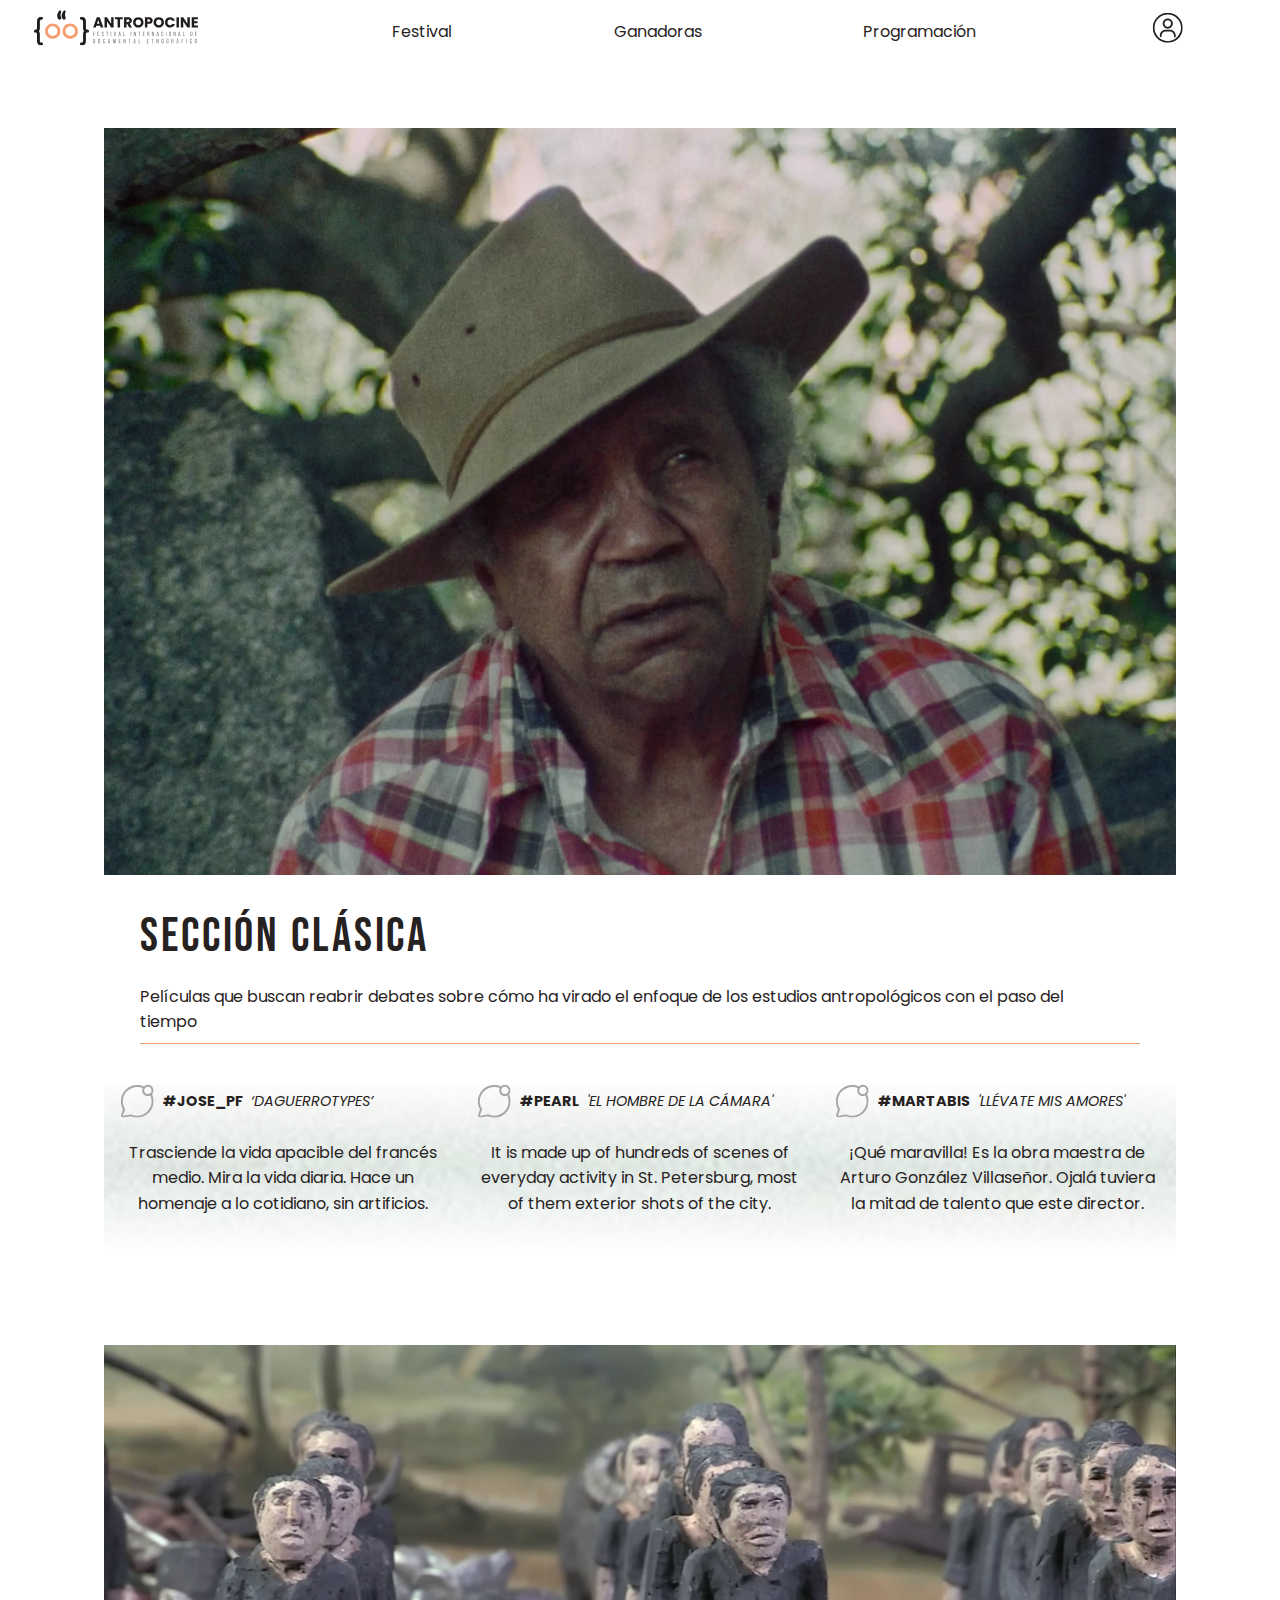
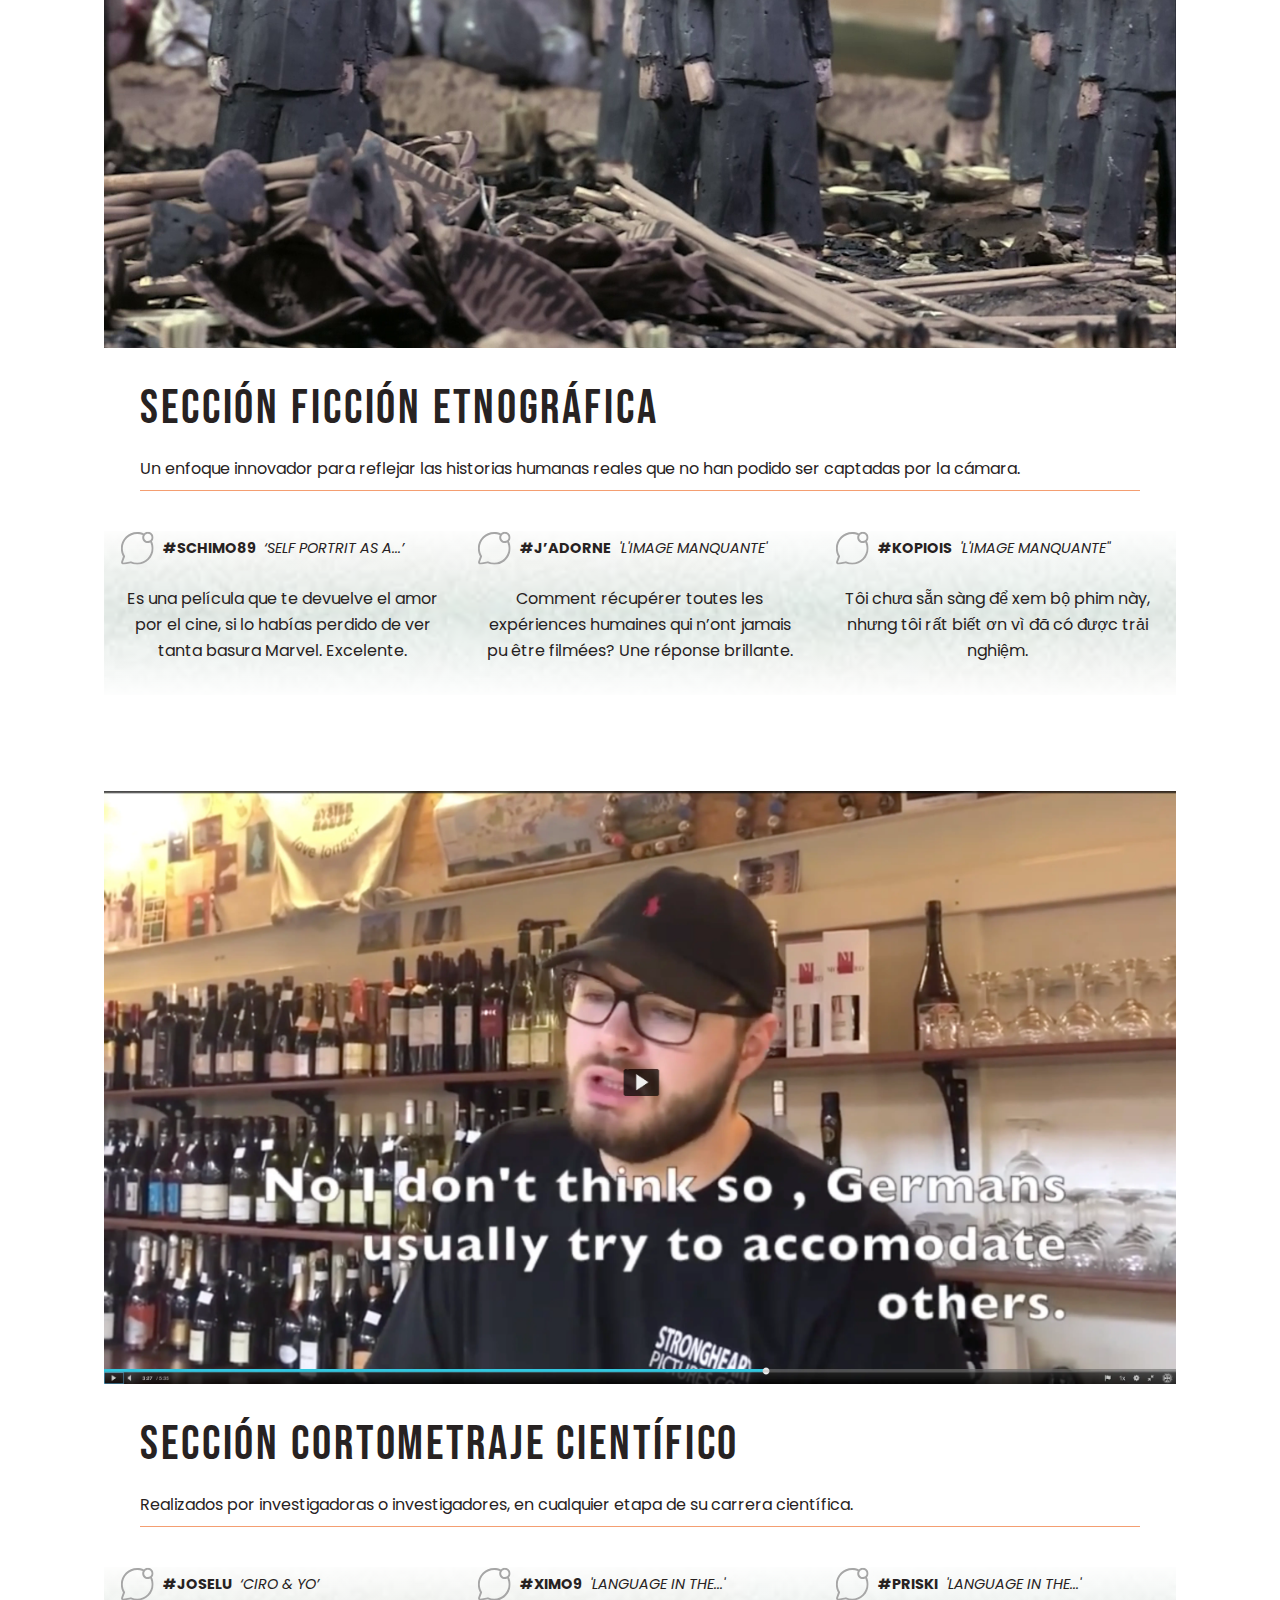
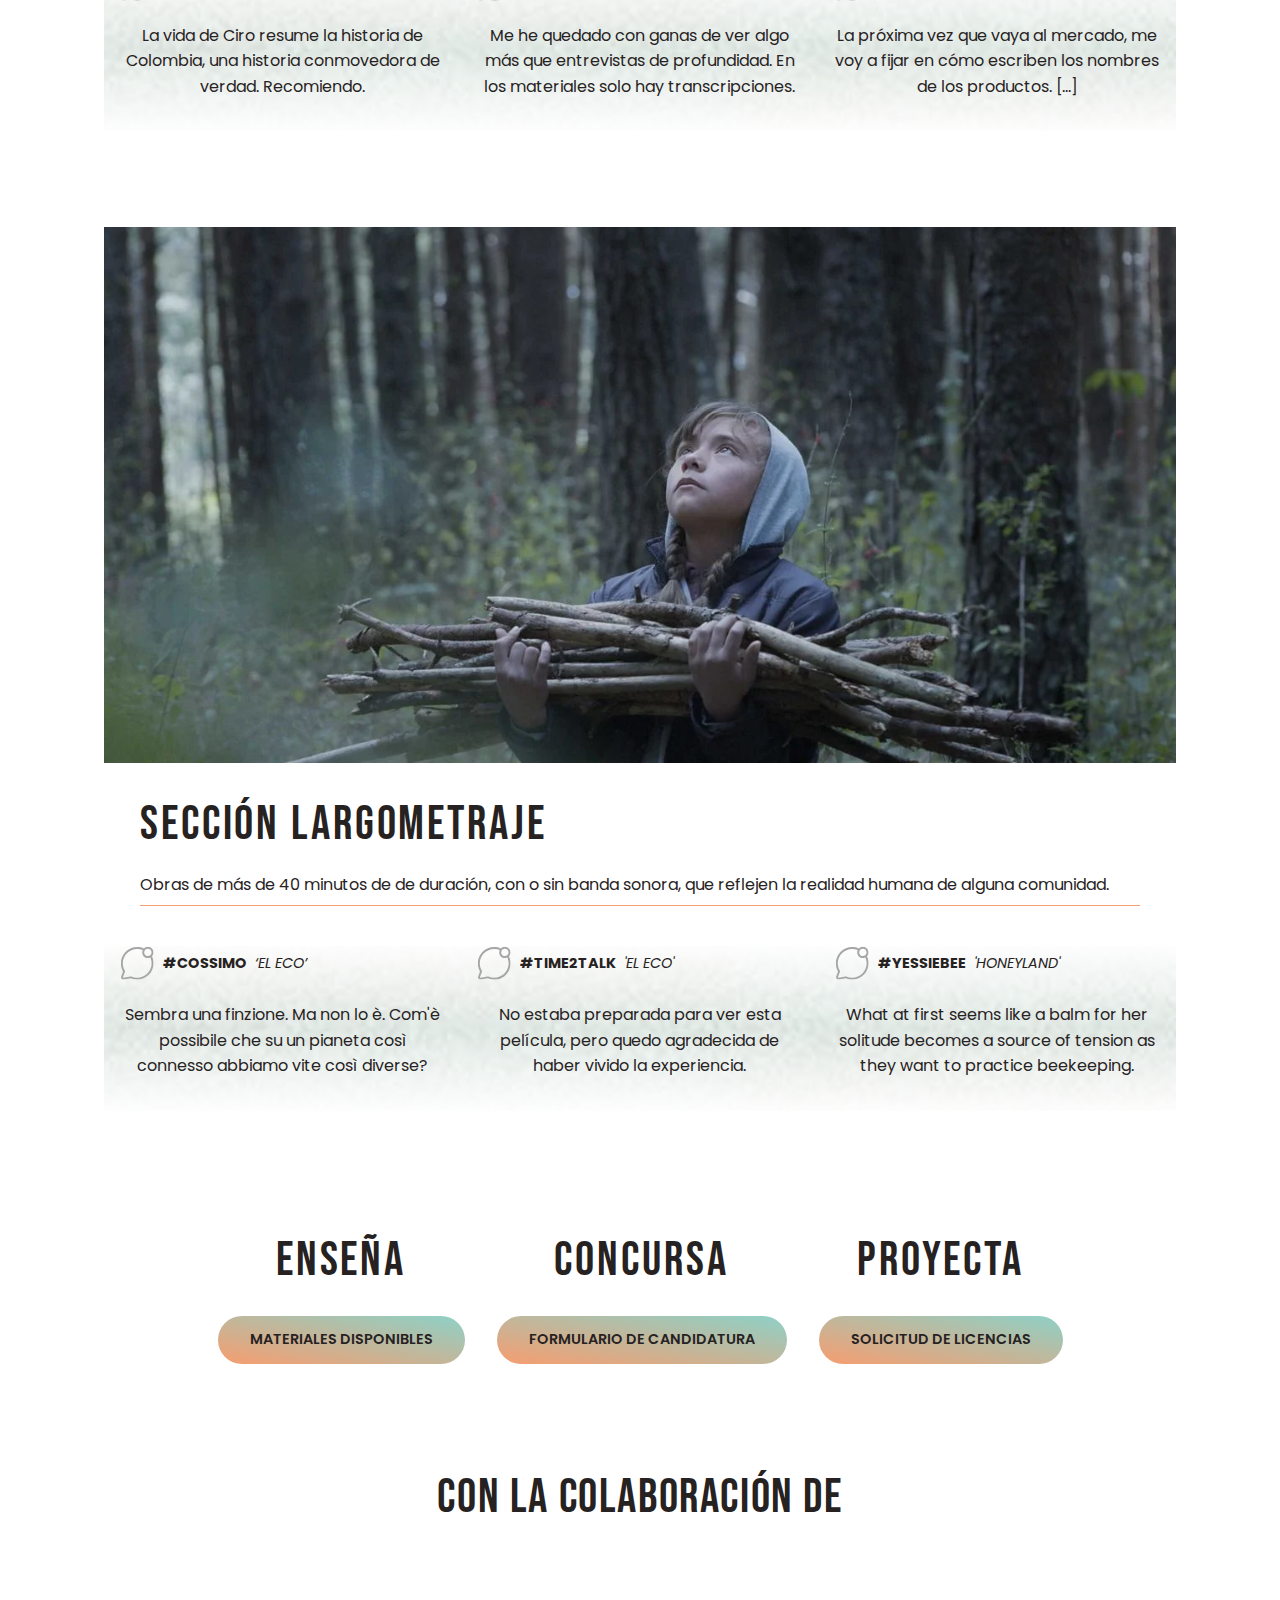
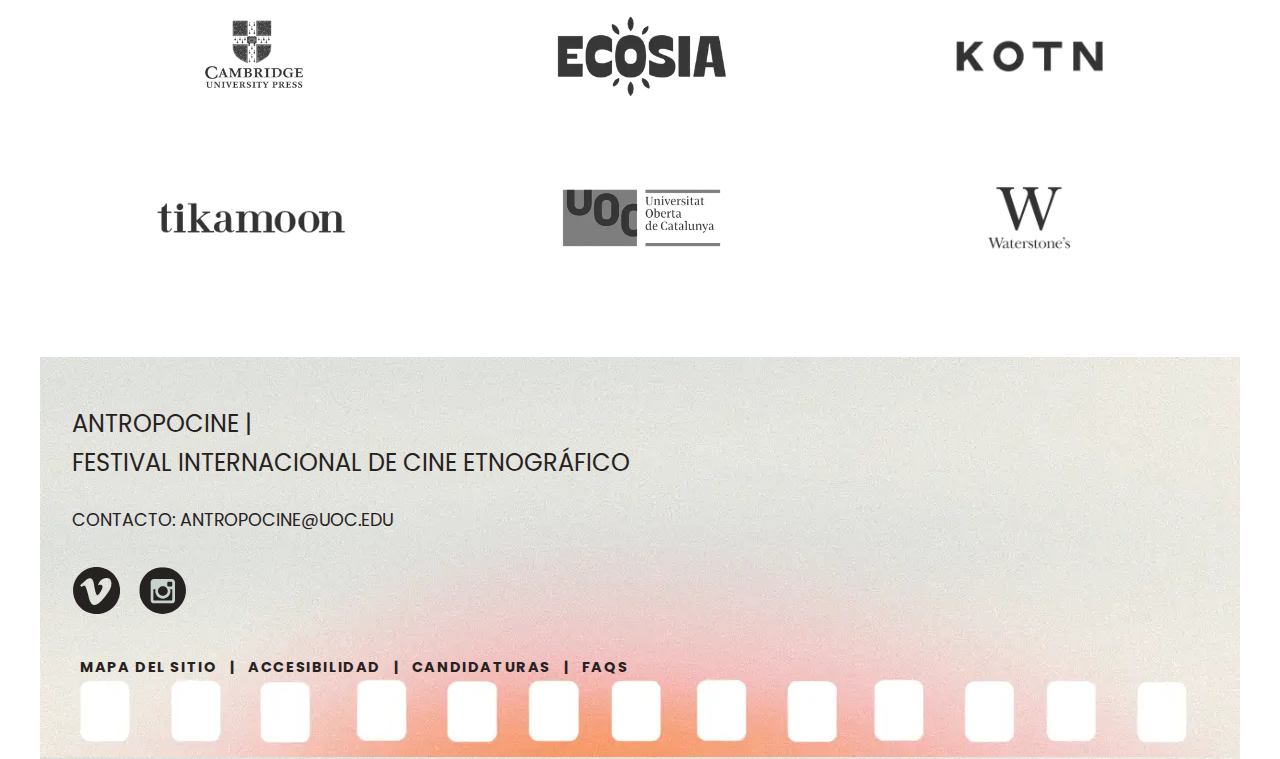
<file: festival.html>
<!DOCTYPE html>
<html lang="es">
<head>
    <meta charset="UTF-8">
    <meta name="viewport" content="width=device-width, initial-scale=1.0">
    <title>Secciones Antropocine</title>
    <!-- Enlace a Google Fonts -->
    <link href="https://fonts.googleapis.com/css2?family=Bebas+Neue&family=Poppins:wght@400;500;600;700&display=swap" rel="stylesheet">
    <!-- Archivo CSS -->
    <link rel="stylesheet" href="css/base.css">
    <link rel="stylesheet" href="css/styles.css">
</head>
<body>
    <div class="container">
        <header class="header-container">
            <!-- Botón del menú -->
            <button id="menu-toggle" aria-haspopup="true" aria-expanded="false" aria-controls="menu">
                <img src="assets/icons/menu.svg" alt="Abrir menú">
            </button>
        
            <!-- Logo -->
            <a href="index.html" class="header-logo">
                <img src="assets/icons/antropocine.svg" alt="Antropocine Logo">
            </a>
        
            <!-- Menú desplegable -->
            <nav id="menu" class="dropdown" aria-hidden="true">
                <ul>
                    <li><a href="festival.html">Festival</a></li>
                    <li><a href="#ganadoras">Ganadoras</a></li>
                    <li><a href="#programacion">Programación</a></li>
                </ul>
            </nav>
        
            <!-- Ícono del usuario -->
            <a id="user-access" href="#useracces" aria-label="Acceso de usuario">
                <img src="assets/icons/user.svg" alt="Acceso de usuario">
            </a>
        </header>

        <main class="container">
            <!-- Sección vídeo destacado-->
            <section id="highlight-fest" class="highlight">
                <div  class="highlight">
                    <a href="#clasica"><img src="assets/images/ganadores/lousylittlesixpence.webp" alt="Lousy Little Sixpence"></a>
                    <div class="highlight-title">
                        <a href="#clasica"><h2>Sección Clásica</h2></a>
                        <p>Películas que buscan reabrir debates
                            sobre cómo ha virado el enfoque de los
                            estudios antropológicos con el paso del
                            tiempo</p>
                    </div>
                    <div class="comment-list" role="list">
                        <div class="comment"  role="listitem" aria-labelledby="comment-jose_pf">
                            <div class="comment-header">
                                <img src="assets/icons/comment_inactive.svg" alt="icono de comentario">
                                <p id="comment-jose_pf" class="hastag">#jose_pf</p>
                                <p class="film">‘Daguerrotypes’</p>
                            </div>
                            <p class="comment-text">Trasciende la vida apacible del francés
                                medio. Mira la vida diaria. Hace un
                                homenaje a lo cotidiano, sin artificios.</p>
                        </div>
                        <div class="comment" role="listitem" aria-labelledby="comment-pearl">
                            <div class="comment-header">
                                <img src="assets/icons/comment_inactive.svg" alt="icono de comentario">
                                <p id="comment-pearl" class="hastag">#pearl</p>
                                <p class="film">'El hombre de la cámara'</p>
                            </div>
                            <p class="comment-text">It is made up of hundreds of scenes of
                                everyday activity in St. Petersburg, most
                                of them exterior shots of the city.</p>
                        </div>
                        <div class="comment" role="listitem" aria-labelledby="comment-martabis">
                            <div class="comment-header">
                                <img src="assets/icons/comment_inactive.svg" alt="icono de comentario">
                                <p id="comment-martabis" class="hastag">#martabis</p>
                                <p class="film">'Llévate mis amores'</p>
                            </div>
                            <p class="comment-text">¡Qué maravilla! Es la obra maestra de
                                Arturo González Villaseñor. Ojalá tuviera
                                la mitad de talento que este director.</p>
                        </div>
                    </div>
                </div>
                <div class="highlight">
                    <a href="#ficcion"><img src="assets/images/ganadores/limage_manquante.webp" alt="L'image manquante"></a>
                    <div class="highlight-title">
                        <a href="#ficcion"><h2>Sección Ficción Etnográfica</h2></a>
                            <p>Un enfoque innovador para reflejar las
                                historias humanas reales que no han
                                podido ser captadas por la cámara.</p>
                    </div>
                    <div class="comment-list" role="list">
                        <div class="comment"  role="listitem" aria-labelledby="comment-schimo89">
                            <div class="comment-header">
                                <img src="assets/icons/comment_inactive.svg" alt="icono de comentario">
                                <p id="comment-schimo89" class="hastag">#schimo89</p>
                                <p class="film">‘Self portrit as a...’</p>
                            </div>
                            <p class="comment-text">Es una película que te devuelve el amor
                                por el cine, si lo habías perdido de ver
                                tanta basura Marvel. Excelente.</p>
                        </div>
                        <div class="comment" role="listitem" aria-labelledby="comment-j’adorne">
                            <div class="comment-header">
                                <img src="assets/icons/comment_inactive.svg" alt="icono de comentario">
                                <p id="comment-j’adorne" class="hastag">#j’adorne</p>
                                <p class="film">'L'image manquante'</p>
                            </div>
                            <p class="comment-text">Comment récupérer toutes les
                                expériences humaines qui n’ont jamais
                                pu être filmées? Une réponse brillante.</p>
                        </div>
                        <div class="comment" role="listitem" aria-labelledby="comment-kopiois">
                            <div class="comment-header">
                                <img src="assets/icons/comment_inactive.svg" alt="icono de comentario">
                                <p id="comment-kopiois" class="hastag">#kopiois</p>
                                <p class="film">'L'image manquante''</p>
                            </div>
                            <p class="comment-text">Tôi chưa sẵn sàng để xem bộ phim này,
                                nhưng tôi rất biết ơn vì đã có được trải
                                nghiệm.</p>
                        </div>
                    </div>
                </div>
                <div class="highlight">
                    <a href="#cientifico"><img src="assets/images/ganadores/language_in_the_market.webp" alt="Language in the market"></a>
                    <div class="highlight-title">
                        <a href="#cientifico"><h2>Sección Cortometraje científico</h2></a>
                            <p>Realizados por investigadoras o
                                investigadores, en cualquier etapa de
                                su carrera científica.</p>
                    </div>
                    <div class="comment-list" role="list">
                        <div class="comment"  role="listitem" aria-labelledby="comment-joselu">
                            <div class="comment-header">
                                <img src="assets/icons/comment_inactive.svg" alt="icono de comentario">
                                <p id="comment-joselu" class="hastag">#joselu</p>
                                <p class="film">‘Ciro & yo’</p>
                            </div>
                            <p class="comment-text">La vida de Ciro resume la historia de
                                Colombia, una historia conmovedora
                                de verdad. Recomiendo.</p>
                        </div>
                        <div class="comment" role="listitem" aria-labelledby="comment-ximo9">
                            <div class="comment-header">
                                <img src="assets/icons/comment_inactive.svg" alt="icono de comentario">
                                <p id="comment-ximo9" class="hastag">#ximo9</p>
                                <p class="film">'Language in the...'</p>
                            </div>
                            <p class="comment-text">Me he quedado con ganas de ver algo
                                más que entrevistas de profundidad. En
                                los materiales solo hay transcripciones.</p>
                        </div>
                        <div class="comment" role="listitem" aria-labelledby="comment-priski">
                            <div class="comment-header">
                                <img src="assets/icons/comment_inactive.svg" alt="icono de comentario">
                                <p id="comment-priski" class="hastag">#priski</p>
                                <p class="film">'Language in the...'</p>
                            </div>
                            <p class="comment-text">La próxima vez que vaya al mercado,
                                me voy a fijar en cómo escriben los
                                nombres de los productos. [...]</p>
                        </div>
                    </div>
                </div>
                <div class="highlight">
                    <a href="#largometraje"><img src="assets/images/ganadores/el_eco.webp" alt="El eco"></a>
                    <div class="highlight-title">
                        <a href="#largometraje"><h2>Sección Largometraje</h2></a>
                            <p>Obras de más de 40 minutos de de
                                duración, con o sin banda sonora, que
                                reflejen la realidad humana de alguna
                                comunidad.</p>
                    </div>
                    <div class="comment-list" role="list">
                        <div class="comment"  role="listitem" aria-labelledby="comment-cossimo">
                            <div class="comment-header">
                                <img src="assets/icons/comment_inactive.svg" alt="icono de comentario">
                                <p id="comment-cossimo" class="hastag">#cossimo</p>
                                <p class="film">‘El eco’</p>
                            </div>
                            <p class="comment-text">Sembra una finzione. Ma non lo è.
                                Com'è possibile che su un pianeta così
                                connesso abbiamo vite così diverse?</p>
                        </div>
                        <div class="comment" role="listitem" aria-labelledby="comment-time2talk">
                            <div class="comment-header">
                                <img src="assets/icons/comment_inactive.svg" alt="icono de comentario">
                                <p id="comment-time2talk" class="hastag">#time2talk</p>
                                <p class="film">'El eco'</p>
                            </div>
                            <p class="comment-text">No estaba preparada para ver esta
                                película, pero quedo agradecida de
                                haber vivido la experiencia.</p>
                        </div>
                        <div class="comment" role="listitem" aria-labelledby="comment-yessiebee">
                            <div class="comment-header">
                                <img src="assets/icons/comment_inactive.svg" alt="icono de comentario">
                                <p id="comment-yessiebee" class="hastag">#yessiebee</p>
                                <p class="film">'Honeyland'</p>
                            </div>
                            <p class="comment-text">What at first seems like a balm for her
                                solitude becomes a source of tension
                                as they want to practice beekeeping.</p>
                        </div>
                    </div>
                </div>
            </section>
            <section class="collaborate">
                <div class="collaborate-item">
                    <h2>Enseña</h2>
                    <a href="#enseña" class="buttons">Materiales disponibles</a>
                </div>
                <div class="collaborate-item">
                    <h2>Concursa</h2>
                    <a href="#concursa" class="buttons">Formulario de candidatura</a>
                </div>
                <div class="collaborate-item">
                    <h2>Proyecta</h2>
                    <a href="#proyecta" class="buttons">Solicitud de licencias</a>
                </div>
            </section>
                <!-- Sección patrocinadores -->
            <section class="partners">
                <h2>Con la colaboración de</h2>
                <a href="#Cambridge"><img src="assets/images/patrocinadores/cambridge.webp" alt="Cambridge"></a>
                <a href="#Ecosia"><img src="assets/images/patrocinadores/ecosia.webp" alt="Ecosia"></a>
                <a href="#Kotn"><img src="assets/images/patrocinadores/kotn.webp" alt="Kotn"></a>
                <a href="#Tikamoon"><img src="assets/images/patrocinadores/tikamoon.webp" alt="Tikamoon"></a>
                <a href="#UOC"><img src="assets/images/patrocinadores/uoc.webp" alt="UOC"></a>
                <a href="#WaterStones"><img src="assets/images/patrocinadores/waterstones.webp" alt="WaterStones"></a>
            </section>
        </main>

        <!-- Footer -->
        <footer class="footer">
            <div class="footer-content">
                <p class="footer-title">ANTROPOCINE |<br>FESTIVAL INTERNACIONAL DE CINE ETNOGRÁFICO</p>
                <p class="footer-contact">CONTACTO: <a href="mailto:#">ANTROPOCINE@UOC.EDU</a></p>
                <div class="social-icons">
                    <a href="#vimeo" aria-label="Ir a Vimeo">
                        <img src="assets/icons/vimeo_black.svg" alt="Vimeo">
                    </a>
                    <a href="#instagram" aria-label="Ir a Instagram">
                        <img src="assets/icons/instagram_black.svg" alt="Instagram">
                    </a>
                </div>
                <nav class="footer-links">
                    <a href="#mapa-sitio">MAPA DEL SITIO</a> |
                    <a href="#accesibilidad">ACCESIBILIDAD</a> |
                    <a href="#candidaturas">CANDIDATURAS</a> |
                    <a href="#faqs">FAQS</a>
                </nav>
            </div>
        </footer>
    </div>

    <!-- Enlace al archivo JavaScript -->
    <script src="js/menu.js"></script>
    <script src="js/slider.js"></script>
</body>
</html>
</file>
<file: css/base.css>
/* base.css */

/* Variables globales de colores */
:root {
    --color-white: #FFFFFF;
    --color-moss-green: #8dd1c7;
    --color-clay-orange: #F49E71;
    --color-watercolor-gray: #575F67;
    --color-raisin-black: #272222;
}

/* Tipografías globales */
body {
    font-family: 'Poppins', sans-serif;
    font-size: 1rem;
    color: var(--color-raisin-black);
    line-height: 1.6;
    margin: 0;
    padding: 0;
    background-color: var(--color-white);
    box-sizing: border-box;
}

h1, h2, h3, h4, h5, h6 {
    font-family: 'Bebas Neue', sans-serif;
    letter-spacing: 0.06em;
    margin: 0;
    text-decoration:none;
}

h1 {
    font-size: 2.3rem;
    font-weight: normal;
    text-transform: uppercase;
}

h2 {
    font-size: 1.8rem;
    font-weight: lighter;
    text-transform: uppercase;
}
h3 {
    font-size: 1.5rem;
    font-weight: lighter;
    text-transform: uppercase;
}
h {
    font-size: 1.2rem;
    font-weight: lighter;
    text-transform: uppercase;
}
p {
    font-size: 1rem;
    margin: 0;
}

blockquote {
    font-size: 24px;
    font-weight: 300;
    color: var(--color-watercolor-gray);
    border-left: 4px solid var(--color-clay-orange);
    padding-left: 1rem;
    margin: 1rem 0;
}

/* Botones */
button {
    background: linear-gradient(to right, var(--color-moss-green), var(--color-clay-orange));
    color: var(--color-white);
    font-family: 'Poppins', sans-serif;
    font-size: 15px;
    border: none;
    padding: 0.5rem 1rem;
    border-radius: 5px;
    cursor: pointer;
    transition: background-color 0.3s ease;
}

button:hover {
    background: linear-gradient(to left, var(--color-clay-orange), var(--color-moss-green));
}

/* Contenedores */
.container {
    max-width: 1200px;
    margin: 0 auto;
}

.card {
    background-color: var(--color-white);
    border: 1px solid var(--color-moss-green);
    border-radius: 8px;
    box-shadow: 0 4px 8px rgba(0, 0, 0, 0.1);
    padding: 1rem;
    margin: 1rem 0;
    transition: transform 0.3s ease;
}

.card:hover {
    transform: scale(1.02);
}

/* Media Queries */
@media (min-width: 680px) {
    h1 {
        font-size: 4rem;
    }

    h2 {
        font-size: 3rem;
    }
    h3{
        font-size: 2rem;
    }
    h4{
        font-size: 1.5rem;
    }

    p {
        font-size: 1rem;
    }

    .container {
        padding: 0.5rem;
    }
}
</file>
<file: css/styles.css>
* {
    margin: 0 ;
    padding: 0;
    box-sizing: border-box;
    max-width: 1280px;

}
a {
    text-decoration: none;
}
/* CONTENEDOR PRINCIPAL */
.container {
    max-width: 1200px; /* Ancho máximo */
    margin: 0 auto; /* Centrar en pantalla */
    padding: 0; /* Espaciado interno */
    margin-top: 4rem;
}
/* HEADER CONTAINER */
.header-container {
    position: fixed; /* Siempre visible */
    width: 100%; /* Ocupa todo el ancho */
    max-width: 1200px;
    margin: 0 auto;
    height: 4rem; /* Altura fija */
    top: 0;
    left: 0;
    display: flex; /* Flex para distribuir los elementos */
    justify-content: space-between; /* Espacio entre los elementos */
    align-items: center; /* Centrado vertical */
    padding: 0 1rem; /* Espaciado interno horizontal */
    background-color: var(--color-white); /* Fondo blanco */
    z-index: 1000; /* Encima de otros elementos */
}

/* HEADER - BOTONES Y LOGO */
.header-container > div {
    display: flex; /* Flexbox para organizar los elementos */
    align-items: center; /* Centrado vertical */
    justify-content: space-between; /* Espaciado uniforme */
    width: 100%; /* Ocupa todo el ancho disponible */
    gap: 1rem;
}

/* BOTÓN DEL MENÚ Y DE USUARIO */
#menu-toggle, #user-access {
    background: none; /* Sin fondo */
    border: none; /* Sin bordes */
    padding: 0; /* Sin relleno extra */
    cursor: pointer; /* Cursor interactivo */
    flex-shrink: 0; /* Evita que los íconos se reduzcan */
}

#menu-toggle img, #user-access img {
    width: 32px; /* Tamaño del ícono */
    height: 32px;
    transition: transform 0.3s ease;
}

#menu-toggle img:hover {
    content: url('../assets/icons/menu_hover.svg');/*cambio de icono al pasar por encima*/
}
#user-access img:hover{
    content: url('../assets/icons/user_hover.svg');/*cambio de icono al pasar por encima*/
}
/* LOGO */
.header-container img {
    width: auto; /* Escala según el contenido */
    max-height: 3rem; /* Limitar altura */
    object-fit: contain; /* Escala proporcional */
    flex-grow: 1; /* El logo ocupa el espacio central sobrante */
}

/* MENÚ NAV (OCULTO POR DEFECTO) */
nav.dropdown {
    display: none; /* Ocultar inicialmente */
    position: absolute; /* Relativo al header */
    top: 0; /* Comienza en la parte superior */
    left: 0; /* Alineado a la izquierda */
    transform: translateY(-100%); /* Oculto hacia arriba */
    width: 50%; /* Menú ocupará la mitad del ancho */
    background-color: rgba(255,255,255,0.9); /* Fondo blanco semitransparente */
    z-index: 2000;/*Asegura que el menú esté encima de todo*/
    transition: transform 0.3s ease, opacity 0.3s ease; /* Transiciones suaves */
    opacity: 0; /* Inicialmente invisible */
}

/* MENÚ ACTIVO */
nav.dropdown.active {
    display: block; /* Mostrar el menú */
    transform: translateY(0); /* Deslizar hacia abajo */
    opacity: 1; /* Hacer visible */
}

/* Contenido del menú */
nav.dropdown ul {
    list-style: none; /* Sin viñetas */
    margin: 0; /*Sin margen*/
    padding: 1rem; /* Espaciado interno */
}

nav.dropdown ul li {
    padding: 0.5rem 0;
}

nav.dropdown ul li:last-child {
    border-bottom: none; /* Sin borde para el último */
}

nav.dropdown ul li a {
    font-size: 1rem; /* Tamaño del texto */
    color: var(--color-raisin-black); /* Color del enlace */
    text-decoration: none; /* Sin subrayado */
    display: block; /* El enlace ocupa todo el ancho */
}

nav.dropdown ul li a:hover {
    color: var(--color-clay-orange); /* Cambia el color al hover */
}

/* SECCIÓN DESTACADA */
.highlight {
    position: relative;
    overflow: hidden;
}

.highlight img{
    width: 100%;
    height: auto;
    margin-left: 0;
}
/* VÍDEO */
.banner-video {
    width: 100%;
    height: auto;
    object-fit: cover;
}

/* CONTENEDOR DEL TÍTULO Y TEXTO */
.highlight-title {
    display: flex; /* Flex para organizar el contenido */
    flex-direction: column; /* Título encima, texto con ícono debajo */
    align-items: flex-start; /* Todo alineado al borde izquierdo */
    width: 100%; /* Asegura que ocupa el ancho completo */
    padding-left: 1rem; /* Elimina el padding existente */
    /*margin-left: 1rem;*/
}
.highlight-title p,
.highlight-title h2{
    margin-right: 1.8rem;
    margin-bottom: 0.5rem;
    color: var(--color-raisin-black);
}
/*Afecta únicamente a la web festival*/

#highlight-fest > .highlight > .highlight-title{
    border-bottom: 1px solid var(--color-clay-orange);
    margin-bottom: 1.5rem;
}
#highlight-fest > .highlight > .comment-list{
    padding-left: 1rem;
    padding-right: 1rem;
    margin-bottom: 1rem;
    background: linear-gradient(
            rgba(255, 255, 255, 0.95),
            rgba(255,255,255, 0.3),
            rgba(255, 255, 255, 0.95)
        ),
        url('../assets/images/fondos/degradado_lineas.webp') center / cover repeat;
        background-size: 200%;
    background-position-x: 10%;
}
/* TEXTO CON ICONO */
.text-with-icon {
    display: flex; /* Flex para organizar el contenido */
    align-items: center; /* Centrar verticalmente el ícono y texto */
    justify-content: flex-start; /* Justificar elementos al inicio (izquierda) */
    gap: 0.5rem; /* Espaciado entre ícono y texto */
    margin-left: 0; /* Asegura que no haya margen adicional */
    padding-left: 0; /* Quita cualquier padding extra */
}

/* ICONO DEL PREMIO */
.text-with-icon .text-icon {
    width: 32px; /* Tamaño del icono */
    height: 32px;
    flex-shrink: 0; /* Evita que el icono se reduzca */
}

/* TÍTULO DEL VÍDEO */
.video-title {

    line-height: 1.5; /* Espaciado entre líneas */
}

.video-title p {
    margin: 0; /* Elimina márgenes extra */
    text-align: left; /* Asegura alineación a la izquierda */
}

/* SECCIÓN CATEGORÍAS */
.other-categories {
    display: flex; /* Alinea los elementos en fila */
    flex-direction: column; /* Alineación vertical en pantallas pequeñas */
    gap: 2rem; /* Espaciado entre categorías */
    align-items: flex-start; /* Centra el contenido */
    padding: 0.5rem 1rem; /* Espaciado interno */
}

/* CATEGORÍA INDIVIDUAL */
.other-categories > div {
    display: flex; /* Alinea la imagen y el texto en fila */
    align-items: center; /* Centrado vertical */
    gap: 1.5rem; /* Espaciado entre la imagen y el texto */
    max-width: 800px; /* Limita el ancho máximo */
    text-align: left; /* Alineación del texto */
}

/* IMAGEN REDONDA */
.round-image {
    width: 80px; /* Tamaño de la imagen */
    height: 80px;
    border-radius: 50%; /* Hace la imagen circular */
    object-fit: cover; /* Ajusta el contenido de la imagen */
    
}

/* TITULO DE LA CATEGORÍA */
.category-title h2 {
    color: var(--color-raisin-black);
    font-size: 1.6rem; 
    margin: 0; /* Elimina márgenes extra */
    letter-spacing: 0.05em; /* Ajuste de espaciado entre letras */
}

/* DESCRIPCIÓN DE LA CATEGORÍA */
.category-title p {
    color: var(--color-watercolor-gray); 
    margin: 0; /* Elimina márgenes extra */
    line-height: 1.4; /* Espaciado entre líneas */
}

/* SECCIÓN GANADORES */
.winners-section {
    display: flex;
    flex-direction: column;
    gap: 1rem; /* Espaciado entre el título y el grid */
}
.winners-section h2{
    text-align: center;
    color: var(--color-raisin-black);
    margin-top:1rem;
}
.winners {
    display: flex; /* Alinea los elementos en fila */
    flex-direction: column; /* Columnas en pantallas pequeñas */
    gap: 1.5rem; /* Espaciado entre los elementos */
    padding: 2rem 1rem; /* Espaciado interno */
    padding-top: 0;
    align-items: center; /* Centra el contenido */
    background: linear-gradient(
            rgba(255, 255, 255, 0.95),
            rgba(255,255,255, 0.3),
            rgba(255, 255, 255, 0.95)
        ),
        url('../assets/images/fondos/degradado_lineas.webp') center / cover repeat;
    background-size: 200%;
    background-position-x: 10%;
}
    
/* DETALLE INDIVIDUAL DEL GANADOR */
.winner-detail {
    display: flex; /* Alinea imagen y texto en fila */
    flex-direction: column; /* Vertical para pantallas pequeñas */
    gap: 1rem; /* Espaciado entre imagen y texto */
    align-items: flex-start; /* Centra el contenido */
    max-width: 600px; /* Ancho máximo */
    text-align: left; /* Centra el texto */
}

.image-with-icon{
    display:flex;
    flex-direction: row;/*Coloca el icono al lado de la imagen*/
    align-items: center;/*Centra el icono y la imagen*/
}


/* IMAGEN REDONDEADA */
.rounded-image {
    width: 80%;
    max-width: 300px; /* Tamaño máximo de la imagen */
    border-radius:70px; /* Esquinas redondeadas */
    object-fit: cover; /* Ajusta el contenido de la imagen */
}
/* CONTENEDOR DEL TÍTULO Y LOS AUTORES */
.film-title {
    display: flex; /* Activa Flexbox */
    justify-content: space-between; /* Título a la izquierda, autores a la derecha */
    align-items:center; /* Alinea los textos por su línea base */
    flex-wrap: wrap; /* Permite que los elementos se ajusten si no hay espacio */
    gap: 1rem; /* Espaciado entre los elementos si se ajustan */
    width: 100%; /* Asegura que ocupen el ancho completo */
    justify-self: start;
}
/* TÍTULO DE LA PELÍCULA */
.film-title .title {
    font-weight: lighter;
    color: var(--color-raisin-black); /* Color del título */
    margin: 0; /* Elimina márgenes extra */
    text-align: right; /* Alineación a la izquierda */
    flex: 1; /* Ocupa el espacio necesario */
}

/* AUTORES */
.film-title .authors {
    color: var(--color-watercolor-gray); /* Color de los autores */
    font-weight: 700; /* Negrita */
    margin: 0; /* Elimina márgenes extra */
    text-align: left; /* Alineación a la derecha */
    flex: 1; /* Ocupa el espacio necesario */
    font-size:1.2rem;/*Reducción del tamaño*/
}

/* DESCRIPCIÓN */
.winner-detail .film-title p {
    color: var(--color-watercolor-gray); /* Color gris */
    line-height: 1.6; /* Espaciado entre líneas */
    margin: 0;
    
}

/*SECCIÓN SLIDER*/
.image-slider h2{
    text-align: center;
    color: var(--color-raisin-black);
}
/* CONTENEDOR SLIDER PRINCIPAL */
.image-slider {
    position: relative;
    max-width: 100%;
    overflow: hidden;
}

/* CONTENEDOR DE SLIDES */
.slider-container {
    display: flex;
    transition: transform 0.5s ease-in-out; /* Animación suave */
}

/* SLIDE INDIVIDUAL */
.slide {
    min-width: 100%; /* Cada slide ocupa todo el ancho */
    opacity: 0; /* Invisible por defecto */
    transition: opacity 0.5s ease-in-out; /* Transición suave */
    position: absolute; /* Superpone los slides */
    top: 0;
    left: 0;
}

.slide.active {
    opacity: 1; /* Sólo el slide activo es visible */
    position: relative;
}

/* IMÁGENES */
.slide img {
    width: 100%;
    height: auto;
    display: block;
}

/* CONTROLES */
button.prev, button.next {
    position: absolute;
    top: 50%;
    transform: translateY(-50%);
    width: 50%; /*Área clicable cubre la mitad del slider */
    height: 100%;
    background: none; /* Sin fondo */
    border: none; /* Sin bordes */
    cursor: pointer;
    z-index: 100;
    opacity: 0; /* Completamente invisible */
}

button.prev {
    left: 10px;
}

button.next {
    right: 10px;
}

button.prev:hover, button.next:hover {
    opacity: 0.4; /* Ligera visibilidad al pasar el ratón */
}
/* CONTENEDOR DEL TÍTULO DENTRO DEL SLIDE */
.slide-title {
    position: absolute; /* Posiciona el título relativo al slide */
    bottom: 0; /* Posición desde el borde inferior */
    right: 0; /* Posición desde el borde derecho */
    padding: 0rem 1rem; /* Espaciado interno */
    color: var(--color-raisin-black);
    background-color: rgba(255, 255, 255, 0.8);
    z-index: 10; /* Asegura que esté sobre la imagen */
}

/* SECCIÓN FILM COLLECTIONS */
.film-collections {
    display: flex;
    flex-direction: column; /* Elementos apilados verticalmente */
    text-align: center; /* Centrar el texto */
    padding: 1.5rem 1rem; /* Espaciado interno */
    gap: 1.5rem; /* Espaciado entre título y colecciones */
}

.film-collections h2 {
    color: var(--color-raisin-black); /* Color del texto */
    text-transform: uppercase; /* Texto en mayúsculas */
    letter-spacing: 1px; /* Espaciado entre letras */
    margin: 0 auto; /* Centra el título */
}
/*Grid de las colecciones*/
.collections-grid {
    display: flex;
    flex-direction: column; /* Elementos en una sola columna */
    gap: 1.5rem; /* Espaciado entre las colecciones */
}
/* CONTENEDOR DE CADA COLECCIÓN */
.collection {
    position: relative; /* Para el contenido superpuesto */
    margin: 0 auto; /* Centrar los contenedores */
    max-width: 400px; /* Limita el ancho de las colecciones */
    border-radius: 0 0 70px 70px; /* Bordes redondeados en la parte inferior */
    overflow: hidden; /* Recorta el contenido excedente */
    background: url('../assets/images/fondos/degradado2.webp') no-repeat center;
    background-size: cover; /* Escala el fondo para cubrir el contenedor */
}

.collection:nth-child(odd) {
    background: url('../assets/images/fondos/degradado_1.webp') no-repeat center;
    background-size: cover; /* Fondo diferente para elementos impares */
}
/* IMAGEN */
.collection img {
    display: block;
    width: 100%; /* Imagen ocupa el ancho completo */
    height: auto; /* Mantiene la proporción */
}

/* TÍTULO SOBRE IMAGEN */
.collection h3 {
    position: absolute;
    top: 10px; /* Posición desde la parte superior */
    left: 15px; /* Posición desde la izquierda */
    color: var(--color-raisin-black); 
    padding: 0.3rem 0.5rem; /* Espaciado interno */
    background-color:rgba(255, 255, 255, 0.8);/*Fondo blanco semitransparente*/
    border-radius: 5px; /* Bordes redondeados */
    text-transform: uppercase;

}

/* TÍTULO DE COLECCIÓN */
.collection h4 {
    font-size: 1.5rem;/*tamaño más grande*/
    font-weight:bold;
    color: var(--color-raisin-black); /* Texto negro */
    margin: 1rem 0 0.5rem; /* Espaciado superior e inferior */
}

/* TEXTO DESCRIPTIVO */
.collection p {
    text-align: center;
    font-weight: 400; /* Regular */
    color: var(--color-raisin-black); /* Texto negro */
    padding: 0 3rem 1rem; /* Espaciado interno */
}

/*SECCIÓN ÚLTIMOS COMENTARIOS*/
.comments {
    width:100%;
    max-width: 1200px; /* Ancho máximo de la sección */
    margin: 2rem auto; /* Centrado horizontal */
    padding: 2rem 0.5rem; /* Espaciado interno */
    background: linear-gradient(
            rgba(255, 255, 255, 0.95),
            rgba(255,255,255, 0.3),
            rgba(255, 255, 255, 0.95)
        ),
        url('../assets/images/fondos/degradado_lineas.webp') center / cover repeat;
    background-size: 230%;
    background-position-x: -90%;
}

.comments h2 {
    text-align: center; /* Centra el texto del encabezado */
    text-transform: uppercase;
    color: var(--color-raisin-black); /* Color negro */
    margin-bottom: 1.5rem; /* Espaciado inferior */
    letter-spacing: 0.1rem; /* Espaciado entre letras */
}

/* Lista de comentarios */
.comment-list {
    display: grid;
    grid-template-columns: 1fr; /* Una columna */
    gap: 2rem;
}
/* Cada comentario */
.comment {
    display: flex;
    flex-direction: column;
    max-width: 100%; /* Ocupa el ancho completo */
}
.comment-header {
    display: flex; /* Alinea los elementos en una fila */
    justify-content: center; /* Centra el contenido */
    align-items: center; /* Centra verticalmente */
    gap: 0.5rem; /* Espaciado entre los elementos */
    margin-bottom: 0.8rem; /* Espaciado inferior */
}
.comment-header p{
    font-size: 0.9rem;
}
.comment-header img {
    width: 35px; /* Tamaño del ícono */
    height: 35px;
    margin-bottom: 0.5rem; /* Espaciado inferior */
}
.comment .hastag {
    font-weight: bold; /* Negrita */
    text-transform: uppercase;
    color: var(--color-raisin-black); 
    margin-bottom: 0.5rem; /* Espaciado inferior */
}

.comment .film {
    font-weight: 400;
    font-style: italic;
    text-transform: uppercase;
    color: var(--color-raisin-black);
    margin-bottom: 0.5rem; /* Espaciado inferior */
}

.comment .comment-text {
    font-weight: 400;
    color: var(--color-raisin-black);
    line-height: 1.6; /* Mejora la legibilidad */
    text-align: center; /* Centra el texto */
}


/*SECCIÓN PATROCINADORES*/
.partners {
    display: grid;
    grid-template-columns: 1fr; /* Una columna en móvil */
    gap: 1rem; /* Espaciado entre elementos */
    justify-content: center;
    align-items: center;
    max-width: 1200px; /* Ancho máximo */
    margin: 2rem auto; /* Centrado horizontal */
    padding: 2rem; /* Espaciado interno */
}
.partners h2 {
    text-align: center;
    text-transform: uppercase;
    color: var(--color-raisin-black); /* Color negro */
    margin-bottom: 2rem; /* Espaciado inferior */
    letter-spacing: 0.1rem; /* Espaciado entre letras */
    grid-column: 1 / -1; /* Título ocupa todo el ancho */
}
.partners a{
    justify-self: center; 
}
.partners img {
    max-width: 150px; /* Limita el tamaño de los logos */
    height: auto;
}

/* CONTENEDOR GENERAL DEL FOOTER */
.footer {
    background: url('../assets/images/fondos/banner_film_inferior.webp') no-repeat center;
    background-size: cover; /* Asegura que el fondo cubra todo el contenedor */
    text-align: left; 
    padding: 0.3rem 1rem; /* Espaciado interno */
    padding-bottom: 3.6rem;
    color: var(--color-raisin-black); /* Color de texto */
}

/* TÍTULO */
.footer-title {
    
    font-size: 1.3rem;
    text-transform: uppercase;
    line-height: 1.6;
    margin-bottom: 1.5rem;
}

/* CONTACTO */
.footer-contact {
    
    font-size: 1rem;
    margin-bottom: 2rem;
}

.footer-contact a {
    color: var(--color-raisin-black);
    text-decoration: none;
    
}

/* ICONOS DE REDES SOCIALES */
.social-icons {
    display: flex;
    justify-content: center; /* Centra los iconos */
    gap: 1rem; /* Espaciado entre iconos */
    margin-bottom: 2rem;
}

.social-icons img {
    width: 50px; /* Tamaño ajustado para los iconos */
    height: 50px;
    transition: transform 0.3s ease; /* Animación de hover */
}

.social-icons img:hover {
    transform: scale(1.1); /* Escala al pasar el cursor */
}

/* ENLACES DEL FOOTER */
.footer-links {
    font-size: 0.9rem;
    text-transform: uppercase;
    letter-spacing: 0.1rem;
}

.footer-links a {
    color: var(--color-raisin-black);
    text-decoration: none;
    padding: 0 0.5rem; /* Espaciado entre enlaces */
}

.footer-links a:hover {
    color: var(--color-clay-orange); /* Cambia de color al hover */
}

/*SECCIÓN COLABORA*/
.collaborate {
    display: flex;
    flex-direction: column; /* Apila los elementos verticalmente */
    align-items: center; /* Centra los elementos horizontalmente */
    gap: 2rem; /* Espaciado entre cada bloque (título y botón) */
    padding: 2rem 1rem; /* Espaciado interno para el contenedor */
    background-color: var(--color-white); /* Fondo blanco */
    margin-bottom: 2rem;
}
.collaborate-item {
    text-align: center; /* Centrar el contenido dentro de cada bloque */
}
.collaborate-item h2 {
    color: var(--color-raisin-black); /* Color verde claro */
    margin-bottom: 1rem; /* Espaciado entre el título y el botón */
}
.buttons {
    text-transform: uppercase;
    display: inline-block; /* Comportamiento de botón */
    padding: 0.8rem 2rem; /* Espaciado interno del botón */
    border-radius: 50px; /* Bordes redondeados */
    background: linear-gradient(to top right, var(--color-clay-orange)2%,var(--color-moss-green)100%); /* Gradiente */
    color: var(--color-raisin-black); 
    font-family: 'Poppins', sans-serif;
    font-weight: 600; /*negrita */
    font-size: 0.9rem;
    text-decoration: none;
    width: 100%; /*ocupa todo el ancho disponible */
    max-width: 300px; /* tamaño máximo del botón */
    text-align: center; /* Centrar texto del botón */
}
/***********************************************/
/* RESPONSIVE: ALINEACIÓN EN PANTALLAS GRANDES */
@media (min-width: 1200px) {
    /*HEADER*/
    .header-container {
        height: 4rem; /* Altura mayor */
        padding: 0 1rem; /* Más espacio interno */
        justify-content: space-between; /* Asegurar alineación entre logo y menú */
    }

    /* Ajuste del contenedor interno */
    .header-container > div {
        display: flex; /* Mantener elementos en fila */
        justify-content: flex-start; /* Alinearlos desde la izquierda */
        align-items: center;
        gap: 2rem; /* Espaciado entre los elementos */
    }

    /* El logo se mantiene igual */
    .header-container img {
        width: 200px; /* Tamaño más grande del logo */
    }

    /* Ajuste del menú */
    nav.dropdown {
        display: block; /* Mostrar siempre */
        position: static; /* No es necesario posicionamiento absoluto */
        transform: none; /* Sin transformaciones */
        background-color: transparent; /* Fondo transparente */
        opacity: 1; /* Totalmente visible */
    }

    /* Lista del menú en fila */
    nav.dropdown ul {
        display: flex; /* Flex para colocar en fila */
        justify-content: space-between;
        gap: 1.5rem; /* Espaciado entre enlaces */
        padding: 0; /* Sin margen ni padding */
        list-style: none; /* Sin viñetas */
    }

    nav.dropdown ul li {
        margin: 0; /* Sin márgenes verticales */
        padding: 0; /* Sin padding */
    }

    nav.dropdown ul li a {
        color: var(--color-raisin-black); /* Color del texto */
        text-decoration: none; /* Sin subrayado */
    }

    nav.dropdown ul li a:hover {
        color: var(--color-clay-orange); /* Color al hover */
    }

    /* Botón del menú no es necesario en escritorio */
    #menu-toggle {
        display: none; /* Ocultar botón de menú en escritorio */
    }

    /*SECCIÓN DESTACADA*/
    .highlight {
        display: flex;
        flex-direction: column; /* Elementos apilados verticalmente */
        align-items: flex-start; /* Alinear al borde izquierdo */
        justify-content: center; /* Centrar verticalmente */
        padding: 2rem; /* Espaciado interno */
        gap: 1rem; /* Separar el video y el texto */
    }

    .banner-video {
        width: 100%; /* Ocupa el ancho completo del contenedor */
        max-width: 1000px; /* Ancho máximo del video */
        height: auto; /* Mantener proporción del video */
        object-fit: cover; /* Ajusta el contenido del video */
        margin: 0 auto; /* Centrar el video horizontalmente */
    }

    .highlight-title {
        width: 100%; /* Asegura que ocupa el ancho completo */
        max-width: 1000px; /* Alineado con el ancho máximo del video */
        text-align: left; /* Alinear texto al borde izquierdo */
        padding: 0; /* Elimina el padding existente */
        margin: 0 auto; /* Centra horizontalmente */
    }

    .text-with-icon {
        display: flex; /* Alineación horizontal del ícono y texto */
        align-items: center; /* Centrado vertical del ícono */
        gap: 0.5rem; /* Espaciado entre ícono y texto */
        width: 100%; /* Asegura alineación con el título */
        margin: 0; /* Elimina márgenes */
        padding-left: 0; /* Asegura alineación al borde izquierdo del título */
    }

    .text-with-icon .text-icon {
        width: 24px; /* Tamaño del ícono */
        height: 24px;
        margin: 0; /* Asegura que no haya desplazamiento */
    }

    .video-title {
        margin-top: 0.5rem; /* Espaciado entre líneas de texto */
        margin-left: 0;
    }

    /*SECCIÓN CATEGORÍAS*/
    .other-categories {
        display: flex; /* Alinear categorías en fila */
        flex-direction: row; /* Elementos en línea horizontal */
        justify-content: center; /* Espaciado uniforme entre elementos */
        align-items: center; /* Alinear categorías desde el inicio vertical */
        gap: 0; /* Sin espacio adicional */
        padding: 2rem 0; /* Espaciado interno arriba y abajo */
        max-width: 1000px;
        margin: 0 auto; /* Centra horizontalmente la sección en la ventana */
    }

    .other-categories > div {
        display: flex; /* Mantener flex para imagen y texto */
        flex-direction: row; /* Imagen encima y texto debajo */
        align-items: center; /* Centrar contenido horizontalmente */
        text-align: left; /* Centrar el texto */
        padding-right: 1rem;
    }

    .round-image {
        width: 80px; /* Tamaño de las imágenes */
        height: 80px;
        margin-bottom: 0.5rem; /* Espaciado entre imagen y texto */
    }

    .category-title h2 {
        font-size: 2.5rem;
        margin: 0; /* Eliminar márgenes adicionales */
    }

    .category-title p {
        margin: 0.5rem 0 0 0; /* Ajustar margen superior */
        line-height: 1.4; /* Espaciado entre líneas */
    }
/* SECCIÓN GANADORES */
    .winners {
        display: grid;
        grid-template-columns: repeat(3, 1fr); /* Tres columnas de igual tamaño */
        grid-auto-rows: auto; /* Ajuste automático de las filas según el contenido */
        gap: 2rem; /* Espaciado entre filas y columnas */
        padding: 2rem; /* Espaciado interno */
        background: linear-gradient(
                rgba(255, 255, 255, 0.9),
                rgba(255,255,255, 0.3),
                rgba(255, 255, 255, 0.9)
            ),
            url('../assets/images/fondos/degradado_lineas.webp')no-repeat;
            background-repeat: repeat-x;
            background-size: cover;
    }

    /* DETALLE INDIVIDUAL DEL GANADOR */
    .winner-detail {
        display: flex;
        flex-direction: column; /* Organizar en columna */
        gap: 1rem; /* Espaciado entre imagen y texto */
        align-items: center; /* Centra horizontalmente el contenido */
        text-align: center; /* Centra el texto */
    }

    /* IMAGEN E ICONO */
    .image-with-icon {
        display: flex;
        flex-direction: row; /* Organizar icono e imagen en columna */
        align-items: center; /* Centrar */
        gap: 0.5rem;
    }

    .rounded-image {
        width: 100%; /* Imagen ocupa todo el ancho disponible */
        max-width: 600px; /* Limitar el tamaño máximo */
        border-radius: 20px; /* Bordes redondeados */
        object-fit: cover; /* Ajuste de imagen */
    }

    /* TÍTULOS Y DESCRIPCIÓN */
    .film-title {
        display: flex;
        flex-direction: column;
        align-items: center;
        gap: 0.5rem;
        text-align: center;
    }

    .film-title .title {
        font-weight: bold;
        color: var(--color-raisin-black);
        margin: 0;
    }

    .film-title .authors {
        color: var(--color-watercolor-gray);
        margin: 0;
        font-weight: 600;
    }

    .film-title p {
        color: var(--color-watercolor-gray);
        line-height: 1.6;
        margin: 0;
    }

    /* AJUSTE DEL GRID */
    .winners > :nth-child(1) {
        grid-column: 1 / 3; 
        grid-row: 2/ 3; 
    }
    .winners > :nth-child(1) img {
        max-width: 700px; /* Tamaño máximo */
       
        object-fit: cover; /* Ajustar el contenido de la imagen */
    }
    .winners > :nth-child(2) {
        grid-column: 1 / 2; 
        grid-row: 1 / 2; 
    }
    .winners > :nth-child(2) img {
        max-height: 180px; /* Tamaño máximo */
       
        object-fit: cover; /* Ajustar el contenido de la imagen */
    }
    .winners > :nth-child(3) {
        grid-column: 3/ 4; 
        grid-row: 2 / 3; 
    }

    .winners > :nth-child(4) {
        grid-column: 2 / 4; 
        grid-row: 1 / 2; 
        justify-self: end;
    }
    /*SECCIÓN COLECCIONES*/
    .film-collections {
        display: grid;
        grid-template-rows: auto 1fr; /* Una fila para el título, otra para el grid */
        grid-template-columns: 1fr; /* Título ocupa todo el ancho */
        text-align: center; /* Centra el texto */
        padding: 2rem 1rem; /* Espaciado interno */
        gap: 2rem; /* Espaciado entre el título y las colecciones */
        background: url('../assets/images/fondos/degradado_flor.webp') no-repeat, left;
        background-size: contain; /* Ajusta el tamaño para contener la imagen */
        background-position: right -30% top -250px; 
    }
    /* CONTENEDOR DE CADA COLECCIÓN */
    .collection {
        max-width: 100%; /* Deja que las colecciones se expandan en el grid */
    }
    .collections-grid {
        display: grid;
        grid-template-columns: repeat(auto-fit, minmax(300px, 1fr)); /* Coloca colecciones en columnas */
        gap: 2rem; /* Espaciado entre colecciones */
    }
    .film-collections h2 {
         /* Tamaño mayor para pantallas grandes */
        margin-bottom: 1rem; /* Ajusta espaciado inferior */
    }

    /*SECCIÓN ÚLTIMS COMENTARIOS*/
    .comments {
        display: grid;
        grid-template-rows: auto 1fr; /* Una fila para el título y otra para los comentarios */
        grid-template-columns: 1fr 1fr 1fr; /* Tres columnas */
        gap: 2rem;
        justify-items: center;
        text-align: center; /* Centra el contenido de la sección */
        background: url('../assets/images/fondos/degradado_flor.webp') no-repeat, left;
        background-size: contain;
        background-position: -30% center;
    }

    .comments h2 {
        grid-column: 1 / -1; /* El título ocupa las tres columnas */
        margin-bottom: 2rem; /* Separación inferior */
    }

    .comment-list {
        display: grid;
        grid-template-columns: 1fr 1fr 1fr; /* Tres columnas para los comentarios */
        grid-template-rows: auto auto; /* Dos filas */
        gap: 2rem; /* Espaciado entre comentarios */
        grid-column: 1 / -1; /* Ocupa todo el ancho del grid */
    }
    .comment-list .comment:nth-child(1) {
        grid-column: 2; /* Coloca el primer comentario en la segunda columna */
    }
    
    .comment-list .comment:nth-child(2) {
        grid-column: 3; /* Coloca el segundo comentario en la tercera columna */
    }
    
    .comment-list .comment:nth-child(3) {
        grid-column: 2; /* Coloca el tercer comentario en la segunda columna (nueva fila) */
    }
    
    .comment-list .comment:nth-child(4) {
        grid-column: 3; /* Coloca el cuarto comentario en la tercera columna (nueva fila) */
    }

    /*ajuste del grid sólo para la página festival*/
    .comment-list[role="list"] > .comment:nth-child(1) {
        /* Aplica al primer hijo con clase .comment dentro de .comment-list[role="list"] */
        grid-column: 1;
    }
    .comment-list[role="list"] > .comment:nth-child(2) {
        /* Aplica al segundo hijo con clase .comment dentro de .comment-list[role="list"] */
        grid-column: 2;
    }
    .comment-list[role="list"] > .comment:nth-child(3) {
        /* Aplica al tercer hijo con clase .comment dentro de .comment-list[role="list"] */
        grid-column: 3;
    }

    .comment-header {
        justify-content: start; /* Alineación izquierda para el header */
    }
    .collaborate {
        display: flex;
        flex-direction: row; /* Apila los elementos verticalmente */
        align-items: center; /* Centra los elementos horizontalmente */
        justify-content: center;
        gap: 2rem; /* Espaciado entre cada bloque (título y botón) */
        padding: 2rem 1rem; /* Espaciado interno para el contenedor */
        background-color: var(--color-white); /* Fondo blanco */
    }
    /*SECCIÓN PATROCINADORES*/
    .partners {
        grid-template-columns: repeat(3, 1fr); /* Tres columnas en pantallas grandes */
        gap: 2rem; /* Más espacio entre elementos */
    }
    .partners img {
        max-width: 200px; /* Ajusta el tamaño de los logos */
    }
    /*FOOTER*/
    .footer {
        background: url('../assets/images/fondos/footer_desktop.webp');
        max-width: 1200px;
        text-align: left; /* Texto alineado a la izquierda */
        padding: 3rem 2rem;
        padding-bottom: 5rem;
    }

    .footer-title {
        font-size: 1.5rem;
    }

    .footer-contact {
        font-size: 1.1rem;
    }

    .social-icons {
        justify-content: flex-start; /* Alinea los iconos a la izquierda */
    }

    .footer-links {
        justify-content: flex-start; /* Alinea los enlaces a la izquierda */
        font-weight: bold;
    }
}
</file>
